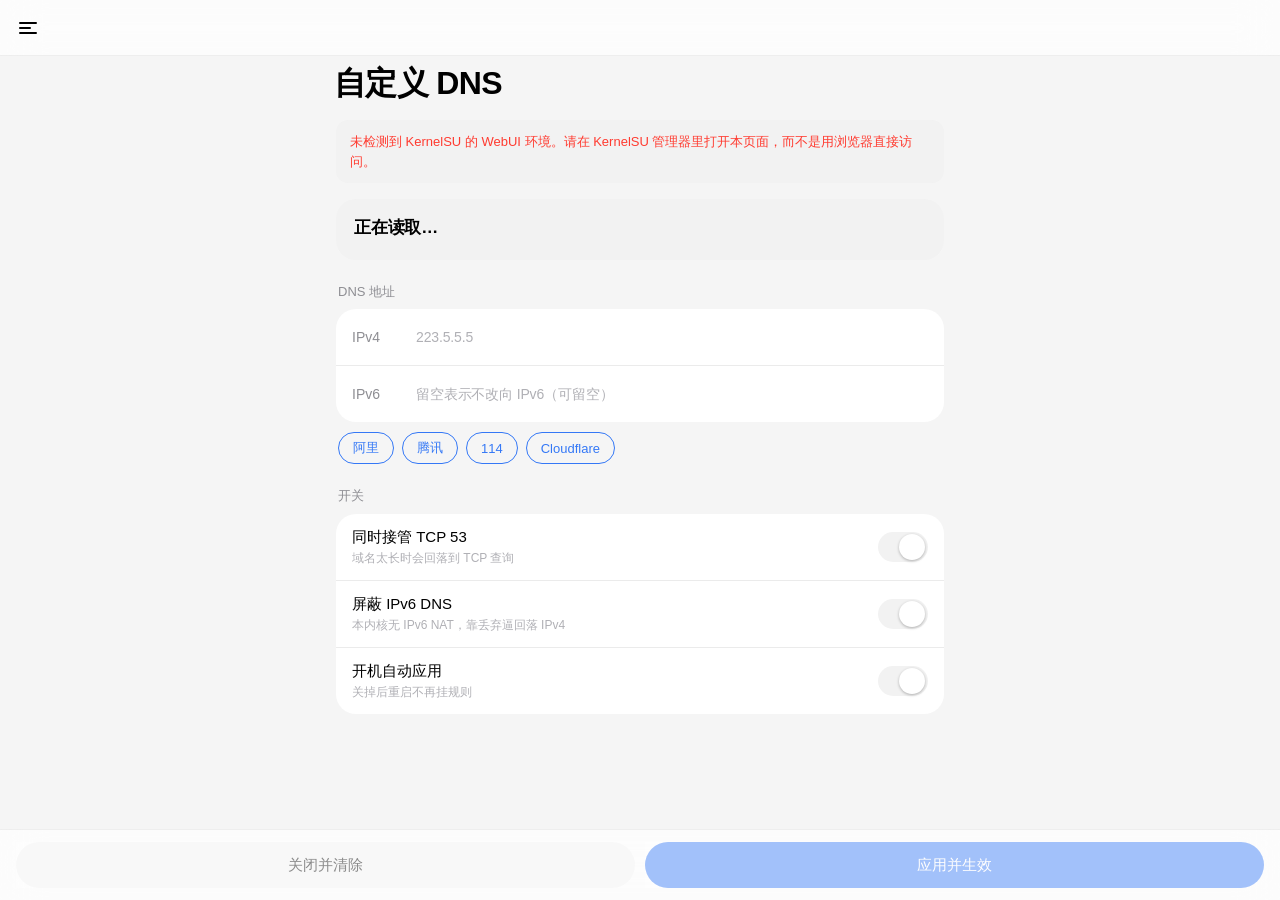
<file: module/webroot/index.html>
<!DOCTYPE html>
<html lang="zh-CN" data-skin="miuix" data-theme="light">
<head>
<meta charset="utf-8">
<meta name="viewport" content="width=device-width, initial-scale=1, viewport-fit=cover">
<meta name="color-scheme" content="light dark">
<title>自定义 DNS</title>

<script>
/* 在**首次绘制之前**把「跟随系统」解析成具体的 light / dark 写进 data-theme。
   这样 style.css 里只需要两套 token，不必在 prefers-color-scheme 媒体查询里
   再抄一遍深色值（抄两份迟早不同步）。放在这里而不是 app.js，是因为
   app.js 是 module，执行时机在解析之后，会闪一下白底。 */
(function () {
	var dark = false;
	try { dark = window.matchMedia('(prefers-color-scheme: dark)').matches; } catch (e) {}
	var pref = 'system';
	try { pref = localStorage.getItem('dns.theme') || 'system'; } catch (e) {}
	if (pref === 'dark' || (pref === 'system' && dark)) {
		document.documentElement.dataset.theme = 'dark';
	} else {
		document.documentElement.dataset.theme = 'light';
	}
	try {
		var skin = localStorage.getItem('dns.skin');
		if (skin) document.documentElement.dataset.skin = skin;
	} catch (e) {}
})();
</script>

<link rel="stylesheet" href="style.css">
</head>
<body>

<header class="topbar">
	<button type="button" class="iconbtn" id="btnSettings" aria-label="设置">
		<svg width="22" height="22" viewBox="0 0 22 22" fill="none" aria-hidden="true">
			<path d="M3 6h16M3 11h10M3 16h16" stroke="currentColor" stroke-width="2" stroke-linecap="round"/>
		</svg>
	</button>
	<h1 class="topbar-title">自定义 DNS</h1>
</header>

<main class="main" id="main">
	<h2 class="page-title">自定义 DNS</h2>

	<div class="banner" id="banner" hidden></div>

	<section class="status-card" id="statusCard">
		<div class="status-text">
			<p class="status-title" id="statusTitle">正在读取…</p>
			<p class="status-sub" id="statusSub"></p>
		</div>
		<span class="status-icon" id="statusIcon" aria-hidden="true"></span>
	</section>

	<section class="block">
		<h3 class="block-title">DNS 地址</h3>
		<div class="card">
			<label class="field" for="in4">
				<span class="field-name">IPv4</span>
				<input class="field-input" id="in4" type="text" inputmode="decimal"
					autocomplete="off" autocapitalize="off" spellcheck="false"
					placeholder="223.5.5.5">
			</label>
			<label class="field" for="in6">
				<span class="field-name">IPv6</span>
				<input class="field-input" id="in6" type="text" inputmode="text"
					autocomplete="off" autocapitalize="off" spellcheck="false"
					placeholder="留空表示不改向 IPv6（可留空）">
			</label>
		</div>
		<div class="chips" id="chips">
			<button type="button" class="chip" data-v4="223.5.5.5" data-v6="2400:3200::1">阿里</button>
			<button type="button" class="chip" data-v4="119.29.29.29" data-v6="2402:4e00::">腾讯</button>
			<button type="button" class="chip" data-v4="114.114.114.114">114</button>
			<button type="button" class="chip" data-v4="1.1.1.1" data-v6="2606:4700:4700::1111">Cloudflare</button>
		</div>
	</section>

	<section class="block">
		<h3 class="block-title">开关</h3>
		<div class="card">
			<label class="toggle-row" for="swTcp">
				<span class="toggle-text">
					<span class="toggle-name">同时接管 TCP 53</span>
					<span class="toggle-hint">域名太长时会回落到 TCP 查询</span>
				</span>
				<input class="switch" id="swTcp" type="checkbox">
			</label>
			<label class="toggle-row" for="swBlock6">
				<span class="toggle-text">
					<span class="toggle-name">屏蔽 IPv6 DNS</span>
					<span class="toggle-hint" id="hintBlock6">本内核无 IPv6 NAT，靠丢弃逼回落 IPv4</span>
				</span>
				<input class="switch" id="swBlock6" type="checkbox">
			</label>
			<label class="toggle-row" for="swAuto">
				<span class="toggle-text">
					<span class="toggle-name">开机自动应用</span>
					<span class="toggle-hint">关掉后重启不再挂规则</span>
				</span>
				<input class="switch" id="swAuto" type="checkbox">
			</label>
		</div>
	</section>

	<p class="footnote" id="footnote"></p>
</main>

<footer class="actions">
	<button type="button" class="btn" id="btnOff">关闭并清除</button>
	<button type="button" class="btn btn-primary" id="btnApply">应用并生效</button>
</footer>

<button type="button" class="scrim" id="scrim" hidden aria-label="关闭设置"></button>

<section class="sheet" id="sheet" hidden aria-label="设置">
	<div class="sheet-handle"></div>
	<h2 class="sheet-title">设置</h2>

	<div class="sheet-group">
		<p class="field-label">外观</p>
		<div class="seg" role="group" aria-label="皮肤">
			<button type="button" class="seg-item" data-skin="miuix" aria-pressed="true">Miuix</button>
			<button type="button" class="seg-item" data-skin="material3" aria-pressed="false">Material 3</button>
		</div>
	</div>

	<div class="sheet-group">
		<p class="field-label">主题</p>
		<div class="seg" role="group" aria-label="主题">
			<button type="button" class="seg-item" data-theme-opt="system" aria-pressed="true">跟随系统</button>
			<button type="button" class="seg-item" data-theme-opt="light" aria-pressed="false">浅色</button>
			<button type="button" class="seg-item" data-theme-opt="dark" aria-pressed="false">深色</button>
		</div>
		<p class="field-hint">KernelSU 的 WebView 不一定上报系统深浅；这里可以手动指定。</p>
	</div>

	<div class="sheet-group">
		<p class="field-label">运行状态</p>
		<div class="sheet-list">
			<div class="list-row"><span>生效规则条数</span><span class="list-value" id="sRules">—</span></div>
			<div class="list-row"><span>当前生效目标</span><span class="list-value" id="sActive">—</span></div>
			<div class="list-row"><span>IPv6 改向</span><span class="list-value" id="sNat6">—</span></div>
		</div>
	</div>

	<div class="sheet-group">
		<p class="field-label">关于</p>
		<div class="sheet-list">
			<div class="list-row"><span>自定义 DNS</span><span class="list-value" id="sVersion">—</span></div>
		</div>
	</div>
</section>

<script type="module" src="app.js"></script>
</body>
</html>
</file>
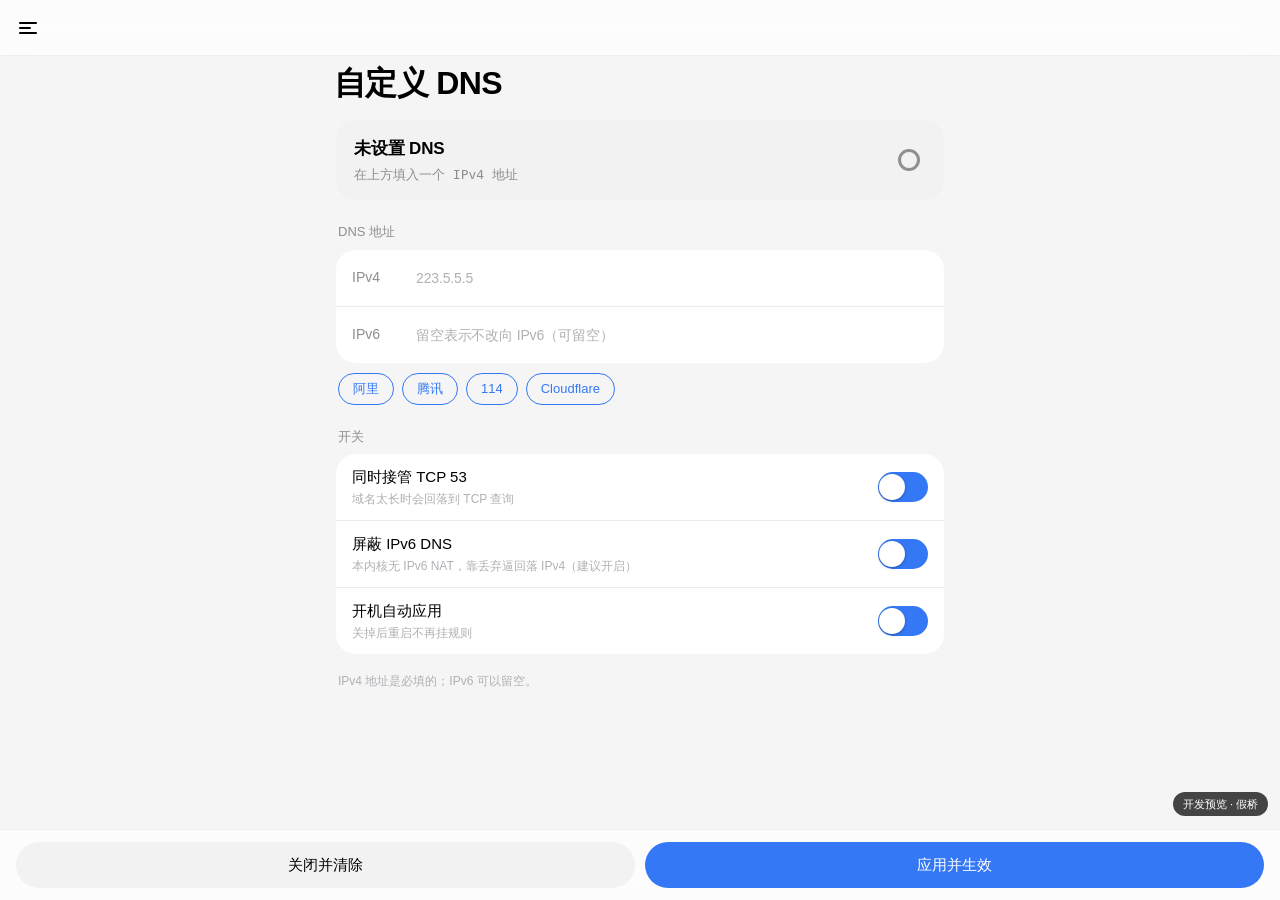
<file: module/webroot/dev-preview.html>
<!DOCTYPE html>
<html lang="zh-CN" data-skin="miuix" data-theme="light">
<head>
<meta charset="utf-8">
<meta name="viewport" content="width=device-width, initial-scale=1, viewport-fit=cover">
<meta name="color-scheme" content="light dark">
<title>自定义 DNS（开发预览）</title>

<!--
	dev-preview.html —— 给人看渲染效果用的预览页，**不会打进模块包**
	（build.sh 里显式排除 dev-preview.html）。

	它和 index.html 的唯一区别是：在 app.js 之前塞了一个**假的 ksu 桥**。
	于是拿浏览器直接打开就能看两套皮肤、两个主题、以及按钮点下去之后的
	状态变化，不需要真机、不需要 KernelSU。

	真机的数据（状态卡的字段、规则条数）是照着 K30 Pro 上跑出来的
	`dns-apply.sh status` 输出造的，字段名与真机一致 —— 预览页里能看到
	什么，真机上就能看到什么。
-->

<script>
/* ── 假的 KernelSU 桥 ──────────────────────────────────────────────
   真桥的语义：ksu.exec(command, optionsJson, callbackName) 执行结束后
   反向调用 window[callbackName](errno, stdout, stderr)。
   这里照着这个签名实现一个内存版的，让页面逻辑可以原样跑起来。 */
(function () {
	// 预览用的假状态，字段名与 dns-apply.sh status 的输出完全一致
	var st = {
		ENABLED: '0',
		WANT: '0',
		IPV4: '',
		IPV6: '',
		TCP: '1',
		BLOCK6: '1',
		AUTOSTART: '1',
		ACTIVE4: '',
		ACTIVE6: '',
		RULES: '0',
		IPT: '1',
		IP6: '1',
		// 想预览「本内核支持 IPv6 NAT」的另一种文案，把这行改成 '1'
		IP6NAT: '0',
		VER: 'v0.1.0'
	};

	function dump() {
		var out = [];
		for (var k in st) out.push(k + '=' + st[k]);
		return out.join('\n') + '\n';
	}

	function parseKV(text) {
		var out = {};
		text.split('\n').forEach(function (line) {
			var i = line.indexOf('=');
			if (i > 0) out[line.slice(0, i).trim()] = line.slice(i + 1).trim();
		});
		return out;
	}

	function rules() {
		// 3 条链内规则 + 1 条跳转，再按开关算上 IPv6 那两条链
		var n = 4;
		if (st.IPV6 && st.IP6NAT === '1') n += 3;
		if (st.BLOCK6 === '1') n += 4;
		return String(n);
	}

	function handle(cmd) {
		if (cmd.indexOf('status') >= 0) return { errno: 0, stdout: dump(), stderr: '' };

		if (cmd.indexOf('disable') >= 0) {
			st.ENABLED = '0';
			st.WANT = '0';
			st.ACTIVE4 = '';
			st.RULES = '0';
			return { errno: 0, stdout: '', stderr: '' };
		}

		if (cmd.indexOf('use ') >= 0) {
			var args = cmd.slice(cmd.indexOf('use ') + 4).trim().split(/\s+/);
			var kv = {};
			args.forEach(function (a) {
				var i = a.indexOf('=');
				if (i > 0) kv[a.slice(0, i)] = a.slice(i + 1);
			});
			st.IPV4 = kv.ipv4 || '';
			st.IPV6 = kv.ipv6 || '';
			st.TCP = kv.tcp || '0';
			st.BLOCK6 = kv.block6 || '0';
			st.AUTOSTART = kv.autostart || '0';
			// 预览页没有真的 iptables，就当它挂上了
			st.ENABLED = st.IPV4 ? '1' : '0';
			st.WANT = '1';
			st.ACTIVE4 = st.IPV4;
			st.ACTIVE6 = st.IPV6 && st.IP6NAT === '1' ? '[' + st.IPV6 + ']' : '';
			st.RULES = st.ENABLED === '1' ? rules() : '0';
			return { errno: 0, stdout: '', stderr: '' };
		}

		return { errno: 0, stdout: '', stderr: '' };
	}

	window.ksu = {
		exec: function (command, optionsJson, callbackName) {
			// 用一个很小的延时模拟跨进程序的往返，好让"处理中…"看得见
			setTimeout(function () {
				var r = handle(String(command));
				if (typeof window[callbackName] === 'function') {
					window[callbackName](r.errno, r.stdout, r.stderr);
				}
			}, 150);
		},
		toast: function (msg) {
			var t = document.getElementById('mockToast');
			t.textContent = String(msg);
			t.classList.add('is-open');
			clearTimeout(t._h);
			t._h = setTimeout(function () { t.classList.remove('is-open'); }, 1800);
		}
	};
})();
</script>

<style>
/* 只在预览页出现的两个小东西：提示徽标和 toast。不打进模块包。 */
#mockBadge {
	position: fixed;
	right: 12px;
	bottom: calc(84px + env(safe-area-inset-bottom));
	z-index: 60;
	padding: 4px 10px;
	border-radius: 999px;
	background: rgba(0, 0, 0, .72);
	color: #fff;
	font-size: 11px;
	pointer-events: none;
}
#mockToast {
	position: fixed;
	left: 50%;
	bottom: calc(84px + env(safe-area-inset-bottom));
	z-index: 60;
	max-width: 80vw;
	padding: 8px 14px;
	border-radius: 999px;
	background: rgba(0, 0, 0, .82);
	color: #fff;
	font-size: 13px;
	white-space: nowrap;
	overflow: hidden;
	text-overflow: ellipsis;
	transform: translate(-50%, 8px);
	opacity: 0;
	pointer-events: none;
	transition: opacity .18s ease, transform .18s ease;
}
#mockToast.is-open { opacity: 1; transform: translate(-50%, 0); }
</style>

<script>
/* 与 index.html 相同：首次绘制前把「跟随系统」解析成具体的 light / dark */
(function () {
	var dark = false;
	try { dark = window.matchMedia('(prefers-color-scheme: dark)').matches; } catch (e) {}
	var pref = 'system';
	try { pref = localStorage.getItem('dns.theme') || 'system'; } catch (e) {}
	if (pref === 'dark' || (pref === 'system' && dark)) {
		document.documentElement.dataset.theme = 'dark';
	} else {
		document.documentElement.dataset.theme = 'light';
	}
	try {
		var skin = localStorage.getItem('dns.skin');
		if (skin) document.documentElement.dataset.skin = skin;
	} catch (e) {}
})();
</script>

<link rel="stylesheet" href="style.css">
</head>
<body>

<header class="topbar">
	<button type="button" class="iconbtn" id="btnSettings" aria-label="设置">
		<svg width="22" height="22" viewBox="0 0 22 22" fill="none" aria-hidden="true">
			<path d="M3 6h16M3 11h10M3 16h16" stroke="currentColor" stroke-width="2" stroke-linecap="round"/>
		</svg>
	</button>
	<h1 class="topbar-title">自定义 DNS</h1>
</header>

<main class="main" id="main">
	<h2 class="page-title">自定义 DNS</h2>

	<div class="banner" id="banner" hidden></div>

	<section class="status-card" id="statusCard">
		<div class="status-text">
			<p class="status-title" id="statusTitle">正在读取…</p>
			<p class="status-sub" id="statusSub"></p>
		</div>
		<span class="status-icon" id="statusIcon" aria-hidden="true"></span>
	</section>

	<section class="block">
		<h3 class="block-title">DNS 地址</h3>
		<div class="card">
			<label class="field" for="in4">
				<span class="field-name">IPv4</span>
				<input class="field-input" id="in4" type="text" inputmode="decimal"
					autocomplete="off" autocapitalize="off" spellcheck="false"
					placeholder="223.5.5.5">
			</label>
			<label class="field" for="in6">
				<span class="field-name">IPv6</span>
				<input class="field-input" id="in6" type="text" inputmode="text"
					autocomplete="off" autocapitalize="off" spellcheck="false"
					placeholder="留空表示不改向 IPv6（可留空）">
			</label>
		</div>
		<div class="chips" id="chips">
			<button type="button" class="chip" data-v4="223.5.5.5" data-v6="2400:3200::1">阿里</button>
			<button type="button" class="chip" data-v4="119.29.29.29" data-v6="2402:4e00::">腾讯</button>
			<button type="button" class="chip" data-v4="114.114.114.114">114</button>
			<button type="button" class="chip" data-v4="1.1.1.1" data-v6="2606:4700:4700::1111">Cloudflare</button>
		</div>
	</section>

	<section class="block">
		<h3 class="block-title">开关</h3>
		<div class="card">
			<label class="toggle-row" for="swTcp">
				<span class="toggle-text">
					<span class="toggle-name">同时接管 TCP 53</span>
					<span class="toggle-hint">域名太长时会回落到 TCP 查询</span>
				</span>
				<input class="switch" id="swTcp" type="checkbox">
			</label>
			<label class="toggle-row" for="swBlock6">
				<span class="toggle-text">
					<span class="toggle-name">屏蔽 IPv6 DNS</span>
					<span class="toggle-hint" id="hintBlock6">本内核无 IPv6 NAT，靠丢弃逼回落 IPv4</span>
				</span>
				<input class="switch" id="swBlock6" type="checkbox">
			</label>
			<label class="toggle-row" for="swAuto">
				<span class="toggle-text">
					<span class="toggle-name">开机自动应用</span>
					<span class="toggle-hint">关掉后重启不再挂规则</span>
				</span>
				<input class="switch" id="swAuto" type="checkbox">
			</label>
		</div>
	</section>

	<p class="footnote" id="footnote"></p>
</main>

<footer class="actions">
	<button type="button" class="btn" id="btnOff">关闭并清除</button>
	<button type="button" class="btn btn-primary" id="btnApply">应用并生效</button>
</footer>

<button type="button" class="scrim" id="scrim" hidden aria-label="关闭设置"></button>

<section class="sheet" id="sheet" hidden aria-label="设置">
	<div class="sheet-handle"></div>
	<h2 class="sheet-title">设置</h2>

	<div class="sheet-group">
		<p class="field-label">外观</p>
		<div class="seg" role="group" aria-label="皮肤">
			<button type="button" class="seg-item" data-skin="miuix" aria-pressed="true">Miuix</button>
			<button type="button" class="seg-item" data-skin="material3" aria-pressed="false">Material 3</button>
		</div>
	</div>

	<div class="sheet-group">
		<p class="field-label">主题</p>
		<div class="seg" role="group" aria-label="主题">
			<button type="button" class="seg-item" data-theme-opt="system" aria-pressed="true">跟随系统</button>
			<button type="button" class="seg-item" data-theme-opt="light" aria-pressed="false">浅色</button>
			<button type="button" class="seg-item" data-theme-opt="dark" aria-pressed="false">深色</button>
		</div>
		<p class="field-hint">KernelSU 的 WebView 不一定上报系统深浅；这里可以手动指定。</p>
	</div>

	<div class="sheet-group">
		<p class="field-label">运行状态</p>
		<div class="sheet-list">
			<div class="list-row"><span>生效规则条数</span><span class="list-value" id="sRules">—</span></div>
			<div class="list-row"><span>当前生效目标</span><span class="list-value" id="sActive">—</span></div>
			<div class="list-row"><span>IPv6 改向</span><span class="list-value" id="sNat6">—</span></div>
		</div>
	</div>

	<div class="sheet-group">
		<p class="field-label">关于</p>
		<div class="sheet-list">
			<div class="list-row"><span>自定义 DNS</span><span class="list-value" id="sVersion">—</span></div>
		</div>
	</div>
</section>

<div id="mockBadge">开发预览 · 假桥</div>
<div id="mockToast"></div>

<script type="module" src="app.js"></script>
</body>
</html>
</file>
<file: module/webroot/style.css>
/*
 * style.css —— 自定义 DNS WebUI
 *
 * 结构照抄 dhcpv6-client 模块的皮肤，只把内容换成本模块的控件。两个维度：
 *
 * 皮肤：html[data-skin="miuix" | "material3"]
 * 明暗：html[data-theme="light" | "dark"]
 *
 * 「跟随系统」不是在 CSS 里用 prefers-color-scheme 实现的，而是由 index.html
 * <head> 里的一小段内联脚本在**首次绘制之前**解析成具体的 light/dark 写进
 * data-theme。这么做是为了少抄一遍深色 token（媒体查询里一半、属性选择器里
 * 又一半，两处迟早会不同步），代价是需要 JS —— 而 WebView 里 JS 一定在。
 *
 * ── 配色纪律：一屏只有一个彩色主角 ───────────────────────────────
 *
 *   · 蓝（--accent）＝ 可交互的东西：主按钮、开关、输入框聚焦环；
 *   · 绿（--ok）    ＝ 只做状态图标，**不染文字、不做底色上的文字色**；
 *   · 红（--danger）＝ 异常；
 *   · 其余全部中性灰。
 *
 * 实心填充用 --accent，落在面上的蓝字与描边用 --accent-fg（深色下两者分岔，
 * 见 token 注释）。这一屏的蓝色主角只有一个：底部那个实心主按钮。开关的
 * 选中色也算蓝，但它是小面积、且在用户手指下的，不与按钮抢戏。
 *
 * ── 两套皮肤必须「一眼可辨」，不是微调 ───────────────────────────
 *
 *   Miuix（MIUI / HyperOS）：顶栏只留图标、标题下放成正文大字、无描边大圆角
 *     卡片靠白底浮起、全药丸按钮、顶栏底栏磨砂。
 *   Material 3：顶栏用 surface-container 染色并承载标题、**轮廓卡**（透明底 +
 *     描边）、filled tonal + filled 两级按钮、12px 圆角、不磨砂。
 *
 * ── 磨砂玻璃的适用范围 ───────────────────────────────────────────
 *
 * 只给 Miuix 的顶栏、底部操作条、设置面板的遮罩用 —— 它们浮在滚动内容之上，
 * 有东西可透。M3 走的是不透明 surface 层次，不用磨砂。backdrop-filter 在老
 * WebView 上不生效，所以每一处都配了不透明兜底（见各处的 @supports not）。
 */

/* ══════════════════════════════════════════════ token */

:root[data-theme="light"] {
	--bg:            #f5f5f5;
	--surface:       #ffffff;
	--surface-2:     #f2f2f2;
	--surface-3:     #f7f7f7;
	--line:          #ebebeb;
	--line-2:        #e0e0e0;

	--text:          #000000;
	--text-2:        #8e8e93;
	--text-3:        #b0b0b5;

	--accent:        #3478f6;
	--on-accent:     #ffffff;
	--accent-weak:   #eef4ff;
	/* 落在浅色面**上**的蓝字（描边按钮文字、选中项文字、标签）单独一个色号：
	   实心填充用 --accent，文字用 --accent-fg。深色下两者会分岔，见下。 */
	--accent-fg:     #3478f6;

	/* M3 的 top app bar 底色。和 --bg 分开才有「一条顶栏」的观感，
	   这是把 M3 和 Miuix 一眼区分开的最关键一条。 */
	--surface-container: #eceef1;

	--ok:            #34c759;
	--ok-bg:         #e9f7ec;
	--danger:        #ff3b30;

	--glass:         rgba(255, 255, 255, 0.72);
	--glass-line:    rgba(0, 0, 0, 0.06);
	--scrim:         rgba(0, 0, 0, 0.28);

	--shadow-sheet:  0 -1px 32px rgba(0, 0, 0, 0.14);
	color-scheme: light;
}

:root[data-theme="dark"] {
	--bg:            #000000;
	--surface:       #1c1c1e;
	--surface-2:     #2c2c2e;
	--surface-3:     #141416;
	--line:          #2c2c2e;
	--line-2:        #3a3a3c;

	--text:          #ffffff;
	--text-2:        #8e8e93;
	--text-3:        #636366;

	--accent:        #3478f6;
	--on-accent:     #ffffff;
	--accent-weak:   #12233a;
	/* #3478f6 压在 #2c2c2e 上只有约 2.9:1（浅色下压白底是 4.2:1），
	   所以深色里的蓝字必须提亮，同一个色号不能两处通用。 */
	--accent-fg:     #8ab4f8;

	--surface-container: #1f2023;

	--ok:            #30d158;
	--ok-bg:         #12291a;
	--danger:        #ff453a;

	--glass:         rgba(28, 28, 30, 0.72);
	--glass-line:    rgba(255, 255, 255, 0.08);
	--scrim:         rgba(0, 0, 0, 0.55);

	--shadow-sheet:  0 -1px 32px rgba(0, 0, 0, 0.6);
	color-scheme: dark;
}

/* 没拿到 data-theme 时的兜底（内联脚本被挡掉才会走到这里） */
:root {
	--bg: #f5f5f5; --surface: #ffffff; --surface-2: #f2f2f2; --surface-3: #f7f7f7;
	--line: #ebebeb; --line-2: #e0e0e0;
	--text: #000000; --text-2: #8e8e93; --text-3: #b0b0b5;
	--accent: #3478f6; --on-accent: #ffffff; --accent-weak: #eef4ff;
	--accent-fg: #3478f6; --surface-container: #eceef1;
	--ok: #34c759; --ok-bg: #e9f7ec; --danger: #ff3b30;
	--glass: rgba(255,255,255,0.72); --glass-line: rgba(0,0,0,0.06);
	--scrim: rgba(0,0,0,0.28); --shadow-sheet: 0 -1px 32px rgba(0,0,0,0.14);
	color-scheme: light;
}
@media (prefers-color-scheme: dark) {
	:root:not([data-theme]) {
		--bg: #000000; --surface: #1c1c1e; --surface-2: #2c2c2e; --surface-3: #141416;
		--line: #2c2c2e; --line-2: #3a3a3c;
		--text: #ffffff; --text-2: #8e8e93; --text-3: #636366;
		--accent: #3478f6; --on-accent: #ffffff; --accent-weak: #12233a;
		--accent-fg: #8ab4f8; --surface-container: #1f2023;
		--ok: #30d158; --ok-bg: #12291a; --danger: #ff453a;
		--glass: rgba(28,28,30,0.72); --glass-line: rgba(255,255,255,0.08);
		--scrim: rgba(0,0,0,0.55); --shadow-sheet: 0 -1px 32px rgba(0,0,0,0.6);
		color-scheme: dark;
	}
}

/* 字体栈不带 system-ui / Roboto / Inter —— 中文按 Noto Sans CJK 落到系统字体，
   地址用等宽，因为它本来就是一串要逐位核对的字符。 */
:root {
	--sans: "Noto Sans SC", "Source Han Sans SC", "PingFang SC",
	        "Microsoft YaHei", sans-serif;
	--mono: "Noto Sans Mono", "JetBrains Mono", Menlo, Consolas, monospace;

	--r-card: 20px;
	--r-sunk: 12px;
	--title-size: 32px;
	--title-weight: 700;
}

/* ══════════════════════════════════════════════ 皮肤差异 */

/* ── Miuix：大标题 + 无边框大圆角卡 + 磨砂顶栏底栏 ───────────── */

:root[data-skin="miuix"] .topbar {
	background: var(--glass);
	-webkit-backdrop-filter: saturate(180%) blur(20px);
	backdrop-filter: saturate(180%) blur(20px);
	border-bottom: 1px solid var(--glass-line);
}
@supports not ((backdrop-filter: blur(1px)) or (-webkit-backdrop-filter: blur(1px))) {
	:root[data-skin="miuix"] .topbar { background: var(--bg); }
}

:root[data-skin="miuix"] .actions {
	background: var(--glass);
	-webkit-backdrop-filter: saturate(180%) blur(20px);
	backdrop-filter: saturate(180%) blur(20px);
	border-top: 1px solid var(--glass-line);
}
@supports not ((backdrop-filter: blur(1px)) or (-webkit-backdrop-filter: blur(1px))) {
	:root[data-skin="miuix"] .actions { background: var(--bg); }
}

/* Miuix 顶部只有那个设置图标，标题在正文里以大字出现 */
:root[data-skin="miuix"] .topbar-title { display: none; }

:root[data-skin="miuix"] .card,
:root[data-skin="miuix"] .status-card,
:root[data-skin="miuix"] .sheet-list { border: none; }

/* 这里**不能**写 `:root[data-skin="miuix"] .status-card { background: var(--ok-bg) }`。
   它的特异性是 (0,3,0)，会压过下面的 `.status-card.is-warn` (0,2,0)，
   结果是「未接管」这种中性状态也被染成绿色 —— 状态卡于是恒绿，
   成功和失败长得一模一样。成功态的背景本来就由 `.status-card.is-ok` 统一给了。 */

:root[data-skin="miuix"] .sheet { border-radius: 24px 24px 0 0; }

/* Miuix 的开关：灰轨道 + 白滑块。深色下轨道用 --surface-3，
   与卡片底色拉开一档，否则轨道和卡片糊成一块。 */
:root[data-skin="miuix"][data-theme="dark"] .switch-track { background: var(--surface-3); }

/* ── Material 3：染色顶栏 + 轮廓卡 + tonal 按钮 ──────────────── */

:root[data-skin="material3"] {
	--r-card: 12px;
	--r-sunk: 8px;
	--title-size: 22px;
	--title-weight: 500;

	/* M3 tonal（filled tonal）按钮的底色，对应 secondary-container。
	   不能复用 --accent-weak：#eef4ff 压在 --bg (#f5f5f5) 上几乎看不出填色，
	   按钮会变成"没上色的白底蓝字"，与 Miuix 的灰底实心区分不开。 */
	--tonal: #d8e4fd;
}

:root[data-skin="material3"][data-theme="dark"] {
	--tonal: #12395c;
}

/* M3 的小号 top app bar：surface-container 染色 + 承载标题 + 高 64。 */
:root[data-skin="material3"] .topbar {
	background: var(--surface-container);
	border-bottom: none;
	height: 64px;
	padding: 0 20px;
	gap: 8px;
}

:root[data-skin="material3"] .iconbtn { margin-left: -10px; }

:root[data-skin="material3"] .topbar-title {
	display: block;
	font-size: 22px;
	font-weight: 500;
	letter-spacing: 0;
}

/* M3 的标题就在顶栏里，正文不再重复一遍 */
:root[data-skin="material3"] .page-title { display: none; }

/* 「轮廓卡」：M3 的 outlined card 是透明底 + 描边，不像 Miuix 那样靠白底浮起。
   这一条把整页的观感从「白色浮起卡片」换成「平面线框」。 */
:root[data-skin="material3"] .card,
:root[data-skin="material3"] .sheet-list {
	background: transparent;
	border: 1px solid var(--line-2);
}

/* 状态卡是这一屏的主角，M3 里用 filled container 强调，不做透明 */
:root[data-skin="material3"] .status-card { border: 1px solid var(--line-2); }

:root[data-skin="material3"] .status-card.is-warn,
:root[data-skin="material3"] .status-card.is-off {
	background: var(--surface-container);
}

:root[data-skin="material3"] .actions {
	background: var(--bg);
	border-top: 1px solid var(--line);
}

/* M3 的按钮两级：次级是 filled tonal（弱色填充），主级是 filled。
   圆角收到 12px —— Miuix 那边是全药丸，这样一眼就能分出来。 */
:root[data-skin="material3"] .btn {
	background: var(--tonal);
	border: none;
	border-radius: 12px;
	color: var(--accent-fg);
}

:root[data-skin="material3"] .btn-primary {
	background: var(--accent);
	color: var(--on-accent);
}

/* M3 深色的 primary 是「亮底深字」，跟浅色反过来，这是规范不是随手定的 */
:root[data-skin="material3"][data-theme="dark"] .btn-primary {
	background: #a8c7fa;
	color: #08203f;
}

:root[data-skin="material3"] .sheet { border-radius: 28px 28px 0 0; }

/* M3 的输入框沿用它自己的形态：填充式（底部一条下划线感），
   圆角小、无整圈描边 —— 和 Miuix 的圆角填充块区分开。 */
:root[data-skin="material3"] .field {
	border-radius: 8px 8px 0 0;
	margin: 0 12px;
	border-bottom: 1px solid var(--line-2);
}

:root[data-skin="material3"] .field:first-of-type { border-radius: 8px 8px 0 0; }

:root[data-skin="material3"] .chips {
	gap: 8px;
}

:root[data-skin="material3"] .chip {
	border: 1px solid var(--line-2);
	background: transparent;
	color: var(--accent-fg);
}

/* M3 的开关轨道更扁，滑块是实心圆（无阴影） */
:root[data-skin="material3"] .switch-track { border-radius: 999px; }

/* outlined segmented button：描边分段 + 细分隔线 + 选中项填
   secondary-container 并加勾选标记。和 Miuix 的「灰轨道 + 白滑块」是两种
   完全不同的形态，这是设置面板里最好认的差别。 */
:root[data-skin="material3"] .seg {
	background: transparent;
	border: 1px solid var(--line-2);
	padding: 0;
	overflow: hidden;
}

:root[data-skin="material3"] .seg-item {
	height: 40px;
	border-radius: 0;
}

:root[data-skin="material3"] .seg-item + .seg-item {
	border-left: 1px solid var(--line-2);
}

:root[data-skin="material3"] .seg-item[aria-pressed="true"] {
	background: var(--accent-weak);
	color: var(--accent-fg);
}

:root[data-skin="material3"] .seg-item[aria-pressed="true"]::before {
	content: "✓ ";
}

/* ══════════════════════════════════════════════ 基础 */

* { box-sizing: border-box; }

html, body {
	margin: 0;
	padding: 0;
	background: var(--bg);
	color: var(--text);
	font-family: var(--sans);
	font-size: 16px;
	line-height: 1.5;
	-webkit-text-size-adjust: 100%;
	-webkit-tap-highlight-color: transparent;
	overscroll-behavior-y: none;
}

body {
	display: flex;
	flex-direction: column;
	min-height: 100vh;
	padding-top: env(safe-area-inset-top);
}

/* ══════════════════════════════════════════════ 顶栏 */

.topbar {
	position: sticky;
	top: 0;
	z-index: 20;
	display: flex;
	align-items: center;
	gap: 12px;
	height: 56px;
	padding: 0 16px;
}

.iconbtn {
	flex: none;
	display: flex;
	align-items: center;
	justify-content: center;
	width: 36px;
	height: 36px;
	margin-left: -6px;
	padding: 0;
	border: none;
	border-radius: 50%;
	background: transparent;
	color: var(--text);
	cursor: pointer;
}

.iconbtn:active { background: var(--surface-2); }

.iconbtn svg { display: block; }

.topbar-title {
	margin: 0;
	font-weight: 500;
}

/* ══════════════════════════════════════════════ 主体 */

.main {
	flex: 1;
	width: 100%;
	max-width: 640px;
	margin: 0 auto;
	padding: 0 16px 24px;
}

.page-title {
	margin: 8px 0 18px -2px;
	font-size: var(--title-size);
	font-weight: var(--title-weight);
	letter-spacing: -0.02em;
	line-height: 1.2;
}

.block { margin-top: 22px; }

.block-title {
	margin: 0 0 8px 2px;
	font-size: 13px;
	font-weight: 500;
	color: var(--text-2);
}

.card {
	background: var(--surface);
	border-radius: var(--r-card);
	overflow: hidden;
}

.placeholder {
	padding: 18px 16px;
	font-size: 14px;
	color: var(--text-3);
}

/* ══════════════════════════════════════════════ 状态卡 */

.status-card {
	display: flex;
	align-items: center;
	gap: 14px;
	padding: 16px 18px;
	border-radius: var(--r-card);
	background: var(--surface-2);
}

.status-card.is-ok   { background: var(--ok-bg); }
.status-card.is-warn { background: var(--surface-2); }
.status-card.is-off  { background: var(--surface-2); }

.status-text { flex: 1; min-width: 0; }

/* 标题一律用前景色。第一版把它染成绿色，于是「绿色文字 + 绿色底」既不像
   强调也不像正文，还和旁边的蓝色按钮抢戏 —— 这是"配色怪"的主因。 */
.status-title {
	margin: 0;
	font-size: 17px;
	font-weight: 600;
	color: var(--text);
	letter-spacing: -0.01em;
}

/* 这里显示的是**实测生效的目标地址**，所以用等宽 —— 它是要逐位核对的 */
.status-sub {
	margin: 3px 0 0;
	font-size: 13px;
	font-family: var(--mono);
	color: var(--text-2);
	overflow: hidden;
	text-overflow: ellipsis;
	white-space: nowrap;
}

.status-icon { flex: none; display: block; }
.status-icon svg { display: block; }

/* ══════════════════════════════════════════════ 输入框 */

.field {
	display: flex;
	align-items: center;
	gap: 12px;
	padding: 6px 16px;
	min-height: 56px;
}

.field + .field { border-top: 1px solid var(--line); }

/* Miuix 下字段是卡内的一行，标签固定宽度对齐 */
.field-name {
	flex: none;
	width: 52px;
	font-size: 14px;
	color: var(--text-2);
}

/* 输入框本身不要框：外层已经有卡片/描边了，再套一圈就是双重边框。
   聚焦反馈靠文字色 + 底部一条蓝线（见下），符合"蓝=可交互"的纪律。 */
.field-input {
	flex: 1;
	min-width: 0;
	height: 44px;
	padding: 0;
	border: none;
	background: transparent;
	color: var(--text);
	font-family: var(--mono);
	font-size: 15px;
	letter-spacing: -0.01em;
	outline: none;
}

.field-input::placeholder {
	color: var(--text-3);
	font-family: var(--sans);
	font-size: 14px;
}

.field:focus-within { background: var(--accent-weak); }

/* ══════════════════════════════════════════════ 常用胶囊 */

.chips {
	display: flex;
	flex-wrap: wrap;
	gap: 8px;
	margin-top: 10px;
	padding: 0 2px;
}

/* 胶囊是"可点的"，所以用描边蓝而不是实心蓝：实心块在浅色底上是一整块
   高饱和色，四个摆一起会把整页的重心从主按钮那边拽过来。 */
.chip {
	height: 32px;
	padding: 0 14px;
	border: 1px solid var(--accent-fg);
	border-radius: 999px;
	background: transparent;
	color: var(--accent-fg);
	font-family: inherit;
	font-size: 13px;
	font-weight: 500;
	cursor: pointer;
}

.chip:active { background: var(--accent-weak); }

/* ══════════════════════════════════════════════ 开关行 */

.toggle-row {
	display: flex;
	align-items: center;
	gap: 14px;
	padding: 12px 16px;
	min-height: 60px;
	cursor: pointer;
}

.toggle-row + .toggle-row { border-top: 1px solid var(--line); }

.toggle-text { flex: 1; min-width: 0; }

.toggle-name {
	display: block;
	font-size: 15px;
	font-weight: 500;
	color: var(--text);
}

.toggle-hint {
	display: block;
	margin-top: 2px;
	font-size: 12px;
	line-height: 1.45;
	color: var(--text-3);
}

/* 真正的 checkbox 藏起来但保留在无障碍树里（不能 display:none，
   那样它就不参与 Tab 焦点和状态播报了）。 */
.switch {
	position: absolute;
	width: 1px;
	height: 1px;
	margin: -1px;
	padding: 0;
	border: 0;
	overflow: hidden;
	clip: rect(0 0 0 0);
	white-space: nowrap;
}

/* 轨道和滑块都用伪元素画：这样两套皮肤可以各自换形态，不用换 DOM。 */
.toggle-row { position: relative; }

.toggle-row::after {
	content: "";
	flex: none;
	width: 50px;
	height: 30px;
	border-radius: 999px;
	background: var(--surface-2);
	transition: background .18s ease;
}

/* 滑块。用 box-shadow 内嵌画，避免再套一个元素。 */
.toggle-row::before {
	content: "";
	position: absolute;
	right: 19px;
	top: 50%;
	z-index: 1;
	width: 26px;
	height: 26px;
	margin-top: -13px;
	border-radius: 50%;
	background: #ffffff;
	box-shadow: 0 1px 3px rgba(0, 0, 0, 0.28);
	transition: transform .18s cubic-bezier(.32, .72, 0, 1);
}

/* 选中态：轨道变蓝、滑块右移。这是页面里除主按钮外唯一的蓝，
   面积小且在手指下，不会与主按钮抢戏。
   不用 :has() —— 老 WebView 不一定支持，而开关失效是致命的。
   改由 app.js 维护 is-on 类，一行 JS 换掉一个兼容性风险。 */
.toggle-row.is-on::after { background: var(--accent); }
.toggle-row.is-on::before { transform: translateX(-20px); }

.switch:focus-visible ~ .toggle-text { color: var(--accent-fg); }

/* ══════════════════════════════════════════════ 提示条 */

.banner {
	margin: 0 0 16px;
	padding: 12px 14px;
	border-radius: var(--r-sunk);
	background: var(--surface-2);
	font-size: 13px;
	line-height: 1.5;
	color: var(--text-2);
}

.banner-error { color: var(--danger); }

.footnote {
	margin: 18px 2px 0;
	font-size: 12px;
	line-height: 1.6;
	color: var(--text-3);
}

/* ══════════════════════════════════════════════ 底部操作条 */

.actions {
	position: sticky;
	bottom: 0;
	z-index: 20;
	display: flex;
	gap: 10px;
	padding: 12px 16px calc(12px + env(safe-area-inset-bottom));
}

.btn {
	flex: 1;
	height: 46px;
	padding: 0 16px;
	border: none;
	border-radius: 999px;
	background: var(--surface-2);
	color: var(--text);
	font-family: inherit;
	font-size: 15px;
	font-weight: 500;
	cursor: pointer;
	transition: opacity .12s ease;
}

.btn:active { opacity: .6; }

.btn:disabled { opacity: .45; cursor: default; }

/* 全屏唯一的实心蓝。SukiSU 也是这么用的：它整页只有那个 FAB 是实心蓝。 */
.btn-primary {
	background: var(--accent);
	color: var(--on-accent);
}

/* ══════════════════════════════════════════════ 设置面板 */

.scrim {
	position: fixed;
	inset: 0;
	z-index: 40;
	background: var(--scrim);
	border: none;
	padding: 0;
	opacity: 0;
	transition: opacity .18s ease;
}

.scrim[hidden] { display: none; }
.scrim.is-open { opacity: 1; }

.sheet {
	position: fixed;
	left: 0;
	right: 0;
	bottom: 0;
	z-index: 50;
	max-height: 86vh;
	overflow-y: auto;
	padding: 10px 20px calc(24px + env(safe-area-inset-bottom));
	background: var(--surface);
	box-shadow: var(--shadow-sheet);
	transform: translateY(101%);
	transition: transform .22s cubic-bezier(.32, .72, 0, 1);
}

.sheet[hidden] { display: none; }
.sheet.is-open { transform: translateY(0); }

.sheet-handle {
	width: 40px;
	height: 4px;
	margin: 0 auto 14px;
	border-radius: 999px;
	background: var(--line-2);
}

.sheet-title {
	margin: 0 0 20px 4px;
	font-size: 20px;
	font-weight: 600;
}

.field-label {
	margin: 0 0 8px 4px;
	font-size: 13px;
	color: var(--text-2);
}

.field-hint {
	margin: 8px 4px 0;
	font-size: 12px;
	line-height: 1.5;
	color: var(--text-3);
}

.seg {
	display: flex;
	align-items: center;
	padding: 4px;
	border-radius: 999px;
	background: var(--surface-2);
}

.seg-item {
	flex: 1;
	min-width: 0;
	height: 34px;
	padding: 0 6px;
	border: none;
	border-radius: 999px;
	background: transparent;
	color: var(--text-2);
	font-family: inherit;
	font-size: 13px;
	font-weight: 500;
	cursor: pointer;
	white-space: nowrap;
	overflow: hidden;
	text-overflow: ellipsis;
}

/* 选中态是白色滑块 + 蓝色文字（SukiSU 的分段控件就是这个做法：
   accent 只落在文字上，不铺底色）。深色下的覆盖见 Miuix 皮肤块。 */
.seg-item[aria-pressed="true"] {
	background: var(--surface);
	color: var(--accent-fg);
}

/* Miuix 的分段控件：灰轨道 + 白滑块 + 蓝字。
   深色下轨道原本也是 --surface-2，和滑块同一个颜色 —— 选中项只剩一行蓝字，
   滑块整个消失。把轨道压暗一档（--surface-3），就有了「凹陷轨道 + 浮起滑块」
   的正常层次。这两条**必须限定 miuix 皮肤**：M3 的分段控件是另一种形态
   （描边分段），如果不限定皮肤，会按书写顺序压过 M3 那套规则。 */
:root[data-skin="miuix"][data-theme="dark"] .seg { background: var(--surface-3); }

:root[data-skin="miuix"][data-theme="dark"] .seg-item[aria-pressed="true"] {
	background: var(--surface-2);
	color: var(--accent-fg);
}

.sheet-list {
	margin-top: 4px;
	border-radius: var(--r-sunk);
	background: var(--surface-3);
	overflow: hidden;
}

.list-row {
	display: flex;
	align-items: center;
	justify-content: space-between;
	gap: 12px;
	min-height: 52px;
	padding: 12px 16px;
	font-size: 14px;
}

.list-row + .list-row { border-top: 1px solid var(--line); }

.list-value {
	color: var(--text-2);
	text-align: right;
	overflow: hidden;
	text-overflow: ellipsis;
	white-space: nowrap;
	font-family: var(--mono);
	font-size: 13px;
}

.sheet-group { margin-top: 22px; }

/* 关掉动画给那些把「减少动态效果」打开的用户 */
@media (prefers-reduced-motion: reduce) {
	.scrim, .sheet, .btn, .toggle-row::before, .toggle-row::after { transition: none; }
}
</file>
